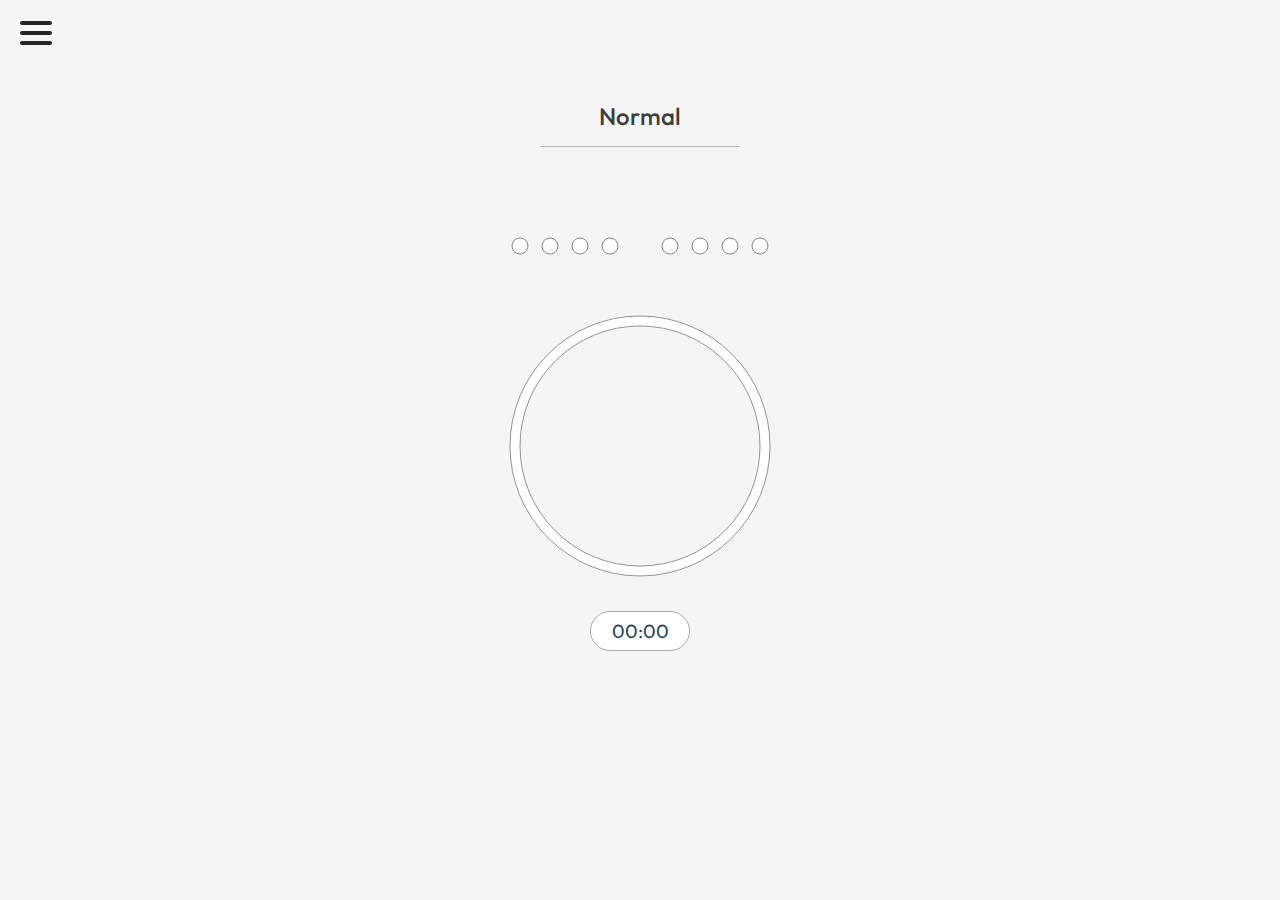
<file: index.html>
<!DOCTYPE html>
<html lang="en">
<head>
    <meta charset="UTF-8">
    <meta http-equiv="X-UA-Compatible" content="IE=edge">
    <meta name="viewport" content="width=device-width, initial-scale=1.0">
    <link rel="preconnect" href="https://fonts.googleapis.com">
    <link rel="preconnect" href="https://fonts.gstatic.com" crossorigin>
    <link href="https://fonts.googleapis.com/css2?family=Martian+Mono:wght@100;200;300;400&family=Outfit:wght@200;300;400;500;600&display=swap" rel="stylesheet">
    <link href="https://cdn.lineicons.com/4.0/lineicons.css" rel="stylesheet" />
    <link rel="stylesheet" href="https://cdnjs.cloudflare.com/ajax/libs/font-awesome/6.4.0/css/all.min.css" integrity="sha512-iecdLmaskl7CVkqkXNQ/ZH/XLlvWZOJyj7Yy7tcenmpD1ypASozpmT/E0iPtmFIB46ZmdtAc9eNBvH0H/ZpiBw==" crossorigin="anonymous" referrerpolicy="no-referrer" />
    <link rel="stylesheet" href="./assets/style.css">
    <title>Keep Focus</title>
</head>
<body>
    <header>
        <nav class="navbar">
            <button class="navbar-btn">
                <div class="navbar-btn-box">
                    <div class="navbar-btn-inner"></div>
                </div>
            </button>
        </nav>
    </header>
    <main>
        <div class="container">
            <div class="top-container">
                <div class="pomodoro-type"></div>
                <div class="pomodoro-progreso">
                    <svg width="300" height="50">
                        <circle id="dot0" r="8" cx="30" cy="20" class="progressDots" ></circle>
                        <circle id="dot2" r="8" cx="60" cy="20" class="progressDots" ></circle>
                        <circle id="dot4" r="8" cx="90" cy="20" class="progressDots" ></circle>
                        <circle id="dot6" r="8" cx="120" cy="20" class="progressDots" ></circle>
                        <circle id="dot8" r="8" cx="180" cy="20" class="progressDots" ></circle>
                        <circle id="dot10" r="8" cx="210" cy="20" class="progressDots" ></circle>
                        <circle id="dot12" r="8" cx="240" cy="20" class="progressDots" ></circle>
                        <circle id="dot14" r="8" cx="270" cy="20" class="progressDots" ></circle>
                    </svg>
                </div>
            </div>
            <div class="modal" style="display: none;">
                <div class="alert">
                    <p>Estas seguro de que deseas reiniciar el cliclo?</p>
                    
                    <button id="aceptarBtn" class="card-btn aceptarBtn">Aceptar</button>
    
                    <button id="cancelar" class="card-btn cancelarBtn"><i class="fa-solid fa-xmark"></i></button>
                </div>
            </div>
            <div class="mid-container">
                
                <div class="svg-container">
                    <svg width="300" height="300">
                        <circle r="125" cx="150" cy="150" class="outsideCircle"></circle>
                        <circle id="progress" r="125" cx="150" cy="150" class="progressCircle"></circle>
                        <circle r="120" cx="150" cy="150" class="innerStroke"></circle>
                        <circle r="130" cx="150" cy="150" class="externalStroke"></circle>
                    </svg>
                    <div id="btnsBox" class="mainBtn">
                        <button id="timerBtn" class="contadorBtn"><i class="fa-solid fa-circle-play"></i></button>
                    </div>
                </div>
                <div class="reset-btn"><i id="resetBtn" class="fa-solid fa-arrow-rotate-right"></i></div>
                <div id="timer" class="contador"></div>
            </div>
            <div class="bottom-container"></div>
        </div>
    </main>
    <footer></footer>
    <script src="./js/main.js"></script>
    <script src="./js/cronometro.js"></script>
</body>
</html>
</file>
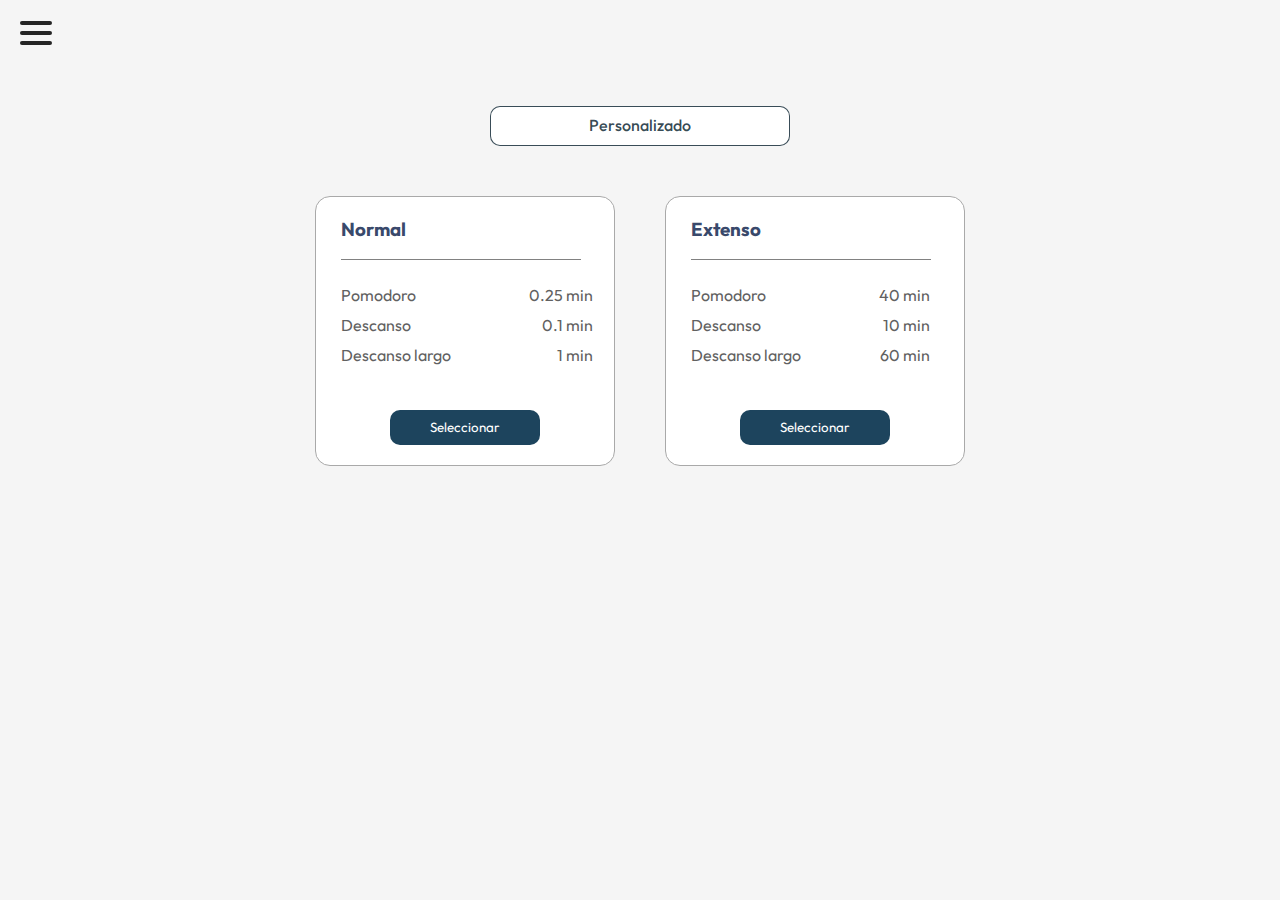
<file: playlist.html>
<!DOCTYPE html>
<html lang="en">
<head>
    <meta charset="UTF-8">
    <meta name="viewport" content="width=device-width, initial-scale=1.0">
    <link rel="preconnect" href="https://fonts.googleapis.com">
    <link rel="preconnect" href="https://fonts.gstatic.com" crossorigin>
    <link href="https://fonts.googleapis.com/css2?family=Martian+Mono:wght@100;200;300;400;500;600&family=Outfit:wght@200;300;400;500;600&display=swap" rel="stylesheet">
    <link href="https://cdn.lineicons.com/4.0/lineicons.css" rel="stylesheet" />
    <link rel="stylesheet" href="https://cdnjs.cloudflare.com/ajax/libs/font-awesome/6.4.0/css/all.min.css" integrity="sha512-iecdLmaskl7CVkqkXNQ/ZH/XLlvWZOJyj7Yy7tcenmpD1ypASozpmT/E0iPtmFIB46ZmdtAc9eNBvH0H/ZpiBw==" crossorigin="anonymous" referrerpolicy="no-referrer" />
    <link rel="stylesheet" href="./assets/style.css">
    <title>Playlist</title>
</head>
<body>
    <header>
        <nav class="navbar">
            <button class="navbar-btn">
                <div class="navbar-btn-box">
                    <div class="navbar-btn-inner"></div>
                </div>
            </button>
        </nav>
    </header>
    <main class="main-container">
        
        <a href="#valorTitulo" class="custom-card-btn">Personalizado</a> 
       
        <div id="cardSection" class="cards-container">
        </div>
          
    </main>
    <footer class="footerPlaylist">
        <div></div>
    </footer>
    <script src="./js/tiposPomodoros.js"></script>
    <script src="./js/main.js"></script>
</body>
</html>
</file>
<file: assets/style.css>
*{
    margin: 0;
    padding: 0;
    box-sizing: border-box;
}

:root{
    --color-bg: #F5F5F5;
    --color-main-bg: var(--color-bg);
    --color-navbar-bg: var(--color-bg);
    --color-display-menu: #F5F5F5;
    --color-hamburg-btn: #252525;
    --color-title-h2: #3d3d3d;
    --color-main-btn: #1d445d;
    --color-display-menu-li: #252525;
    --color-progressBar: #48e682;
    --color-stroke: #ffffff;
    --color-puntosCiclo: #ffffff;
    --color-contador: #1d445d;
}

html{
    scroll-behavior: smooth;
}

body{
    background-color: var(--color-main-bg);
    /* background-image: linear-gradient(to bottom, #c9c5c7, var(--bg-color)); */
    font-family: 'Outfit', sans-serif;
}

.navbar{
    background-color: var(--color-navbar-bg);
    background-color: transparent;
    position: fixed;
    width: 70px;
    top: 0px;
    height: 56px;
    transition-duration: 0.45s;
    transition-timing-function: cubic-bezier(0.215, 0.61, 0.355, 1);
    z-index: 100;
}

a{
    text-decoration: none;
}

button:hover{
    cursor: pointer;
}

/* Boton menu hamburguesa */
.navbar-btn{
    display: inline-block;
    position: relative;
    top: 20px;
    left: 20px;
    height: 30px;
    background-color: transparent;
    border: none;
    transition-duration: 0.075s;
    transition-timing-function: ease;
}

.navbar-btn-box{
    position: relative;
    background-color: var(--color-hamburg-btn);
    width: 32px;
    height: 4px;
    margin-bottom: 5px;
    border-radius: 4px;
}

.navbar-btn-inner::before, .navbar-btn-inner::after{
    content: "";
    display: block;
    background-color: var(--color-hamburg-btn);
    width: 32px;
    height: 4px;
    position: absolute;
    border-radius: 4px;
}

.navbar-btn-inner::before{
    top: -10px;
    transition: top 0.075s 0.1s ease, opacity 0.075s ease; 
}

.navbar-btn-inner::after{
    bottom: -10px;
    transition: bottom 0.075s 0.1s ease, transform 0.075s cubic-bezier(0.55, 0.055, 0.675, 0.19);
}

.active .navbar-btn-box{
    transform: rotate(45deg);
    transition-delay: 0.1s;
    transition-timing-function: cubic-bezier(0.215, 0.61, 0.355, 1); 
}

.active .navbar-btn-inner::before{
    top: 0;
    opacity: 0;
    transition: top 0.075s ease, opacity 0.075s 0.1s ease;
}

.active .navbar-btn-inner::after{
    transform: rotate(-90deg);
    bottom: 0;
    transition: bottom 0.075s ease, transform 0.075s 0.1s ease;
}

/*--*/
/* Navbar menu */
.display-menu{
    transition: .8s;
    width: 100vw;
    /* background-color: var(--color-display-menu); */
    /* background-image: linear-gradient(180deg, var(--color-display-menu),  #dddbdb); */
    background-color: transparent;
}

.navbar-menu{
    position: absolute;
    top: 20px;
    left: 80px;
    display: flex;
    flex-direction: row;
}

.navbar-menu li{
    opacity: 0;
    list-style: none;
    margin: 0px 30px 0px 30px;
    font-family: 'Outfit', sans-serif;
    font-weight: 300;
    font-size: 1.2em;
}

.navbar-menu a{
    color: var(--color-display-menu-li);
}

.display-menu .navbar-menu li:nth-child(1){
    animation-name: showlist;
    animation-delay: .06s;
    animation-duration: 1s;
    animation-fill-mode: forwards;
    display: block;
}

.display-menu .navbar-menu li:nth-child(2){
    animation-name: showlist;
    animation-delay: .15s;
    animation-duration: 1s;
    animation-fill-mode: forwards;
    display: block;
}

.display-menu .navbar-menu li:nth-child(3){
    animation-name: showlist;
    animation-delay: .25s;
    animation-duration: 1s;
    animation-fill-mode: forwards;
    display: block;
}


@keyframes showlist {
    0%{
        opacity: 0;
    }
    100%{
        opacity: 1;
    }
}

/*--*/
/* Main */

.container{
    display: grid;
    grid-template-columns: 1fr;
    grid-template-rows: 56px 200px 1fr 100px;
    grid-template-areas:
    "."
    "top"
    "mid"
    "bottom";
    gap: 20px;
    height: clamp(500px, 100vh, 743px);
    justify-items: center;
}

.top-container{
    grid-area: top;
    display: grid;
    grid-template-columns: 1fr;
    grid-template-rows: 70px 70px 60px;
    grid-template-areas:
    "tittle"
    "subtittle"
    "progress";
    /* background-color: var(--top-box-bg-color);
    border-radius: 10px; */
}

.mid-container{
    grid-area: mid;
    position: relative;
    display: flex;
    flex-direction: column;
    align-items: center;
    
}

.bottom-container{
    grid-area: bottom;
}


.svg-container{
    position: relative;
    max-height: 300px;
}


.mainBtn{
    position:absolute;
    top: 125px;
    left: 125px;
    width: 50px;
    height: 50px;
    text-align: center;
}

.contador{
    width: 100px;
    height: 40px;
    margin-top: 15px;
    padding-top: 7px;
    text-align: center;
    font-family: 'Outfit', sans-serif;
    font-size: 1.2em;
    color: var(--color-contador);
    backdrop-filter: blur(20px);
    border-radius: 50px;
    border: 1px solid rgb(169 169 169);
    background-color: #ffffff;
}

button{
    appearance: none;
    border: none;
    background-color: transparent;
}

.fa-play{
    position: relative;
    left: 5px;
}

.fa-pause{
    position: relative;
    left: 1px;
}

.outsideCircle{
    stroke: var(--color-stroke);
    fill: none;
    stroke-width: 10px;
}

.progressCircle{
    fill:none;
    stroke: var(--color-progressBar);
    stroke-width: 10px;
    transform: rotate(-90deg);
    transform-origin: center;
}

button i{
    font-size: 4em;
    color: var(--color-main-btn);
}

.contadorBtn, .contadorBtnStop :hover{
    cursor: pointer;
}

.pomodoro-type{
    grid-area: tittle;
    position: relative;
    top: 35%;
    max-height: 50px;
    text-align: center;
}

.pomodoro-type h2{
    font-weight: 500;
    font-size: 1.5em;
    color: var(--color-title-h2);
}

.pomodoro-type::after{
    content: "";
    display: inline-block;
    border-bottom: 1px solid rgb(186, 186, 186);
    width: 200px;
}


.pomodoro-progreso{
    grid-area: progress;
    padding-top: 10px;
}

.progressDots{
    stroke: rgb(132, 132, 132);
    stroke-width: 1px;
    fill: var(--color-puntosCiclo);

}

.externalStroke, .innerStroke{
    stroke: rgb(146, 146, 146);
    fill: none;
}

.reset-btn{
    position: absolute;
    bottom: 55px;
    right: 45px;
}

.reset-btn i{
    font-size: 1.5em;
    color: var(--color-main-btn);
}

.reset-btn:hover{
    cursor: pointer;
}

/* Playlist Cards */

.main-container{

    display: grid;
    grid-template-columns: 1fr;
    grid-template-rows: 56px 80px 1fr 100px;
    grid-template-areas: 
    "."
    "customCardBtn"
    "cardSection"
    "footer";
    gap: 30px;
    justify-items: center;
    align-items: center;
}


.cards-container{
    grid-area: cardSection;
    display: flex;
    flex-flow: row wrap;
    justify-content: center;
    align-items: center;
    gap: 50px;
}

.card{
    position: relative;
    display: flex;
    flex-flow: column wrap;
    align-items: center;
    width: clamp(300px, 300px, 400px);
    height: clamp(250px, 270px, 400px);
    border-radius: 15px;
    background-color: white;
    border: 1px solid rgb(169 169 169);
    /* box-shadow: 0px 0px 5px -1px rgba(36, 36, 36, 0.411); */
    
}

.card input{
    appearance: none;
    border: none;
    border-radius: 10px;
    height: 30px;
    padding-left: 10px;
    /* box-shadow: 0px 0px 3px 0px rgba(32, 32, 32, 0.575); */
    font-size: 1em;
    font-family: 'Outfit', sans-serif;
    background-color: rgba(216, 216, 216, 0.705);
    color: rgb(0, 0, 0);
}

.input-titulo{
    position: relative;
    top: 20px;
    left: -20px;
    margin-bottom: 30px;
}

.custom-list li{
    padding-bottom: 10px;
}

.card-title{
    margin-left: 25px;
    margin-top: 20px;
    color: #39496b;
}

.card-title::after{
    content: "";
    display: inline-block;
    width: 240px;
    border-bottom: 1px solid rgb(129, 129, 129);
}

.card-delete-btn{
    position: absolute;
    right: 35px;
    top: 25px;
    
}

.fa-trash-can{
    color: var(--color-main-btn);
    font-size: 1.32em;
}

.card-info{
    width: 100%;
    margin-top: 10px;
    color: rgb(97, 97, 97);
}

.card-info-rows{
    margin-left: 25px;
    display: inline-block;
}

.card-info li{
    list-style: none;
    margin-top: 10px;
}

.card-info-values{
    display: inline-block;
    position: relative;
    right: -75px;
    text-align: end;
}

.card-info-values input{
    width: 40px;
    padding-left: 5px;
    border-radius: 5px;
}

.custom-values{
    right: -55px;
}

.card-btn{
    position: relative;
    width: 150px;
    height: 35px;
    padding: 5px 0px 6px 0px;
    margin-top: 45px;
    border-radius: 10px;
    background-color: var(--color-main-btn);
    cursor: pointer;
    font-family: 'Outfit', sans-serif;
    color: white;
    transition-duration: .5s;
    transition-timing-function: ease;
}

.custom-btn{
    margin-top: 28px;
}


.custom-card-btn{
    grid-area: customCardBtn;
    width: 300px;
    border-radius: 10px;
    height: 40px;
    padding-top: 8px;
    background-color: white;
    border: 1px solid #243945e7;
    color: #243945e7;
    font-weight: 500;
    text-align: center;
    font-family: 'Outfit', sans-serif;
    
    /* box-shadow: 0px 0px 7px -1px rgba(36, 36, 36, 0.411); */
    
}



.custom-card-btn:active{
    box-shadow: none;
    border: 1px solid #243945e7;
    background-color: #243945e7;
    
}

.custom-card-btn h3:active{
    color: white;
}

.fa-check{
    position: relative;
    top: 1px;
    left: .6px;
    font-size: 1.3em;
    color: white;
}

.seleccionado{
    box-shadow: 1px 1px 8px 1px #212e3e85;
    animation-name: showBorder;
    animation-duration: .7s;
    /* animation-direction:reverse; */
    animation-fill-mode:forwards;
}

.seleccionado .card-btn{
    background-color: var(--color-progressBar);
    width: 35px;
    border-radius: 20px;
}

.cards-container h6{
    color: red;
    max-width: 300px;
}

.footerPlaylist{
    grid-area: footer;
}


@keyframes showBorder{
    0%{
        border: 2px transparent solid;
    }
    25%{
        border-top: 2px var(--color-progressBar) solid;
    }
    50%{
        border-right: 2px var(--color-progressBar) solid;
        border-left: 2px var(--color-progressBar) solid;
    }
    75%{
        border: 2px var(--color-progressBar) solid;
    }
    100%{
        border: 2px transparent solid;
    }
}

/* Alert para validar */

.modal{
    justify-content: center;
    align-items: center;
    position: fixed;
    width: 100%;
    height: 100%;
    z-index: 1000;
    background-color: rgba(0,0,0,0.6);
    animation-name: showlist;
    animation-delay: 0s;
    animation-duration: 0.3s;
}

.alert{
    display: flex;
    flex-direction: column;
    align-items: center;
    position: relative;
    top: -25px;
    width: 280px;
    height: 200px;
    background-color: white;
    border: 1px solid rgb(132, 132, 132);
    border-radius: 15px;
    
}

.alert p{
    text-align: center;
    padding: 70px 30px 15px 30px;
}


.aceptarBtn{
    margin-top: 25px;
} 


.cancelarBtn{
    position: absolute;
    top: -40px;
    right: 5px;
    width: 35px;
    color: var(--color-main-btn);
    font-weight: 600;
    background-color: white;
    border: none;
    /* border: 2px solid var(--color-main-btn); */
}

.cancelarBtn i{
    font-size: 1.6em;
}
</file>
